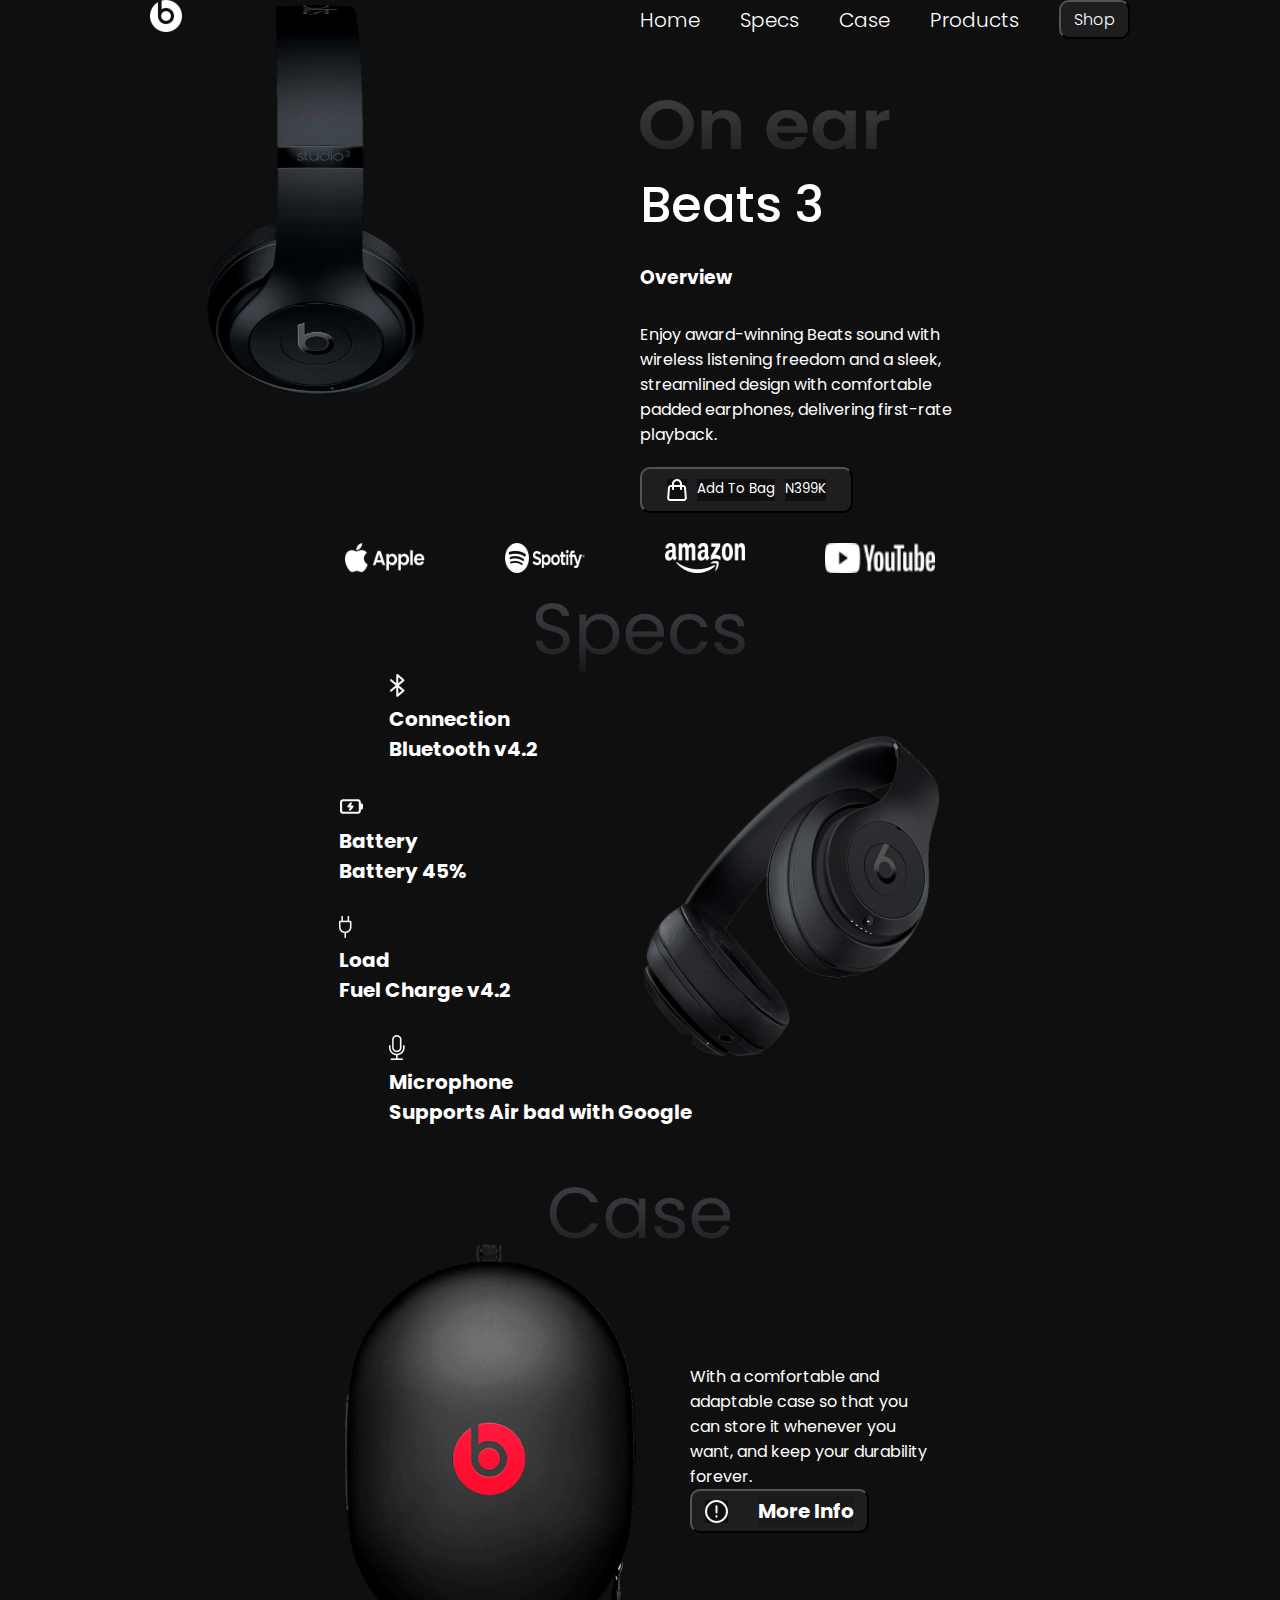
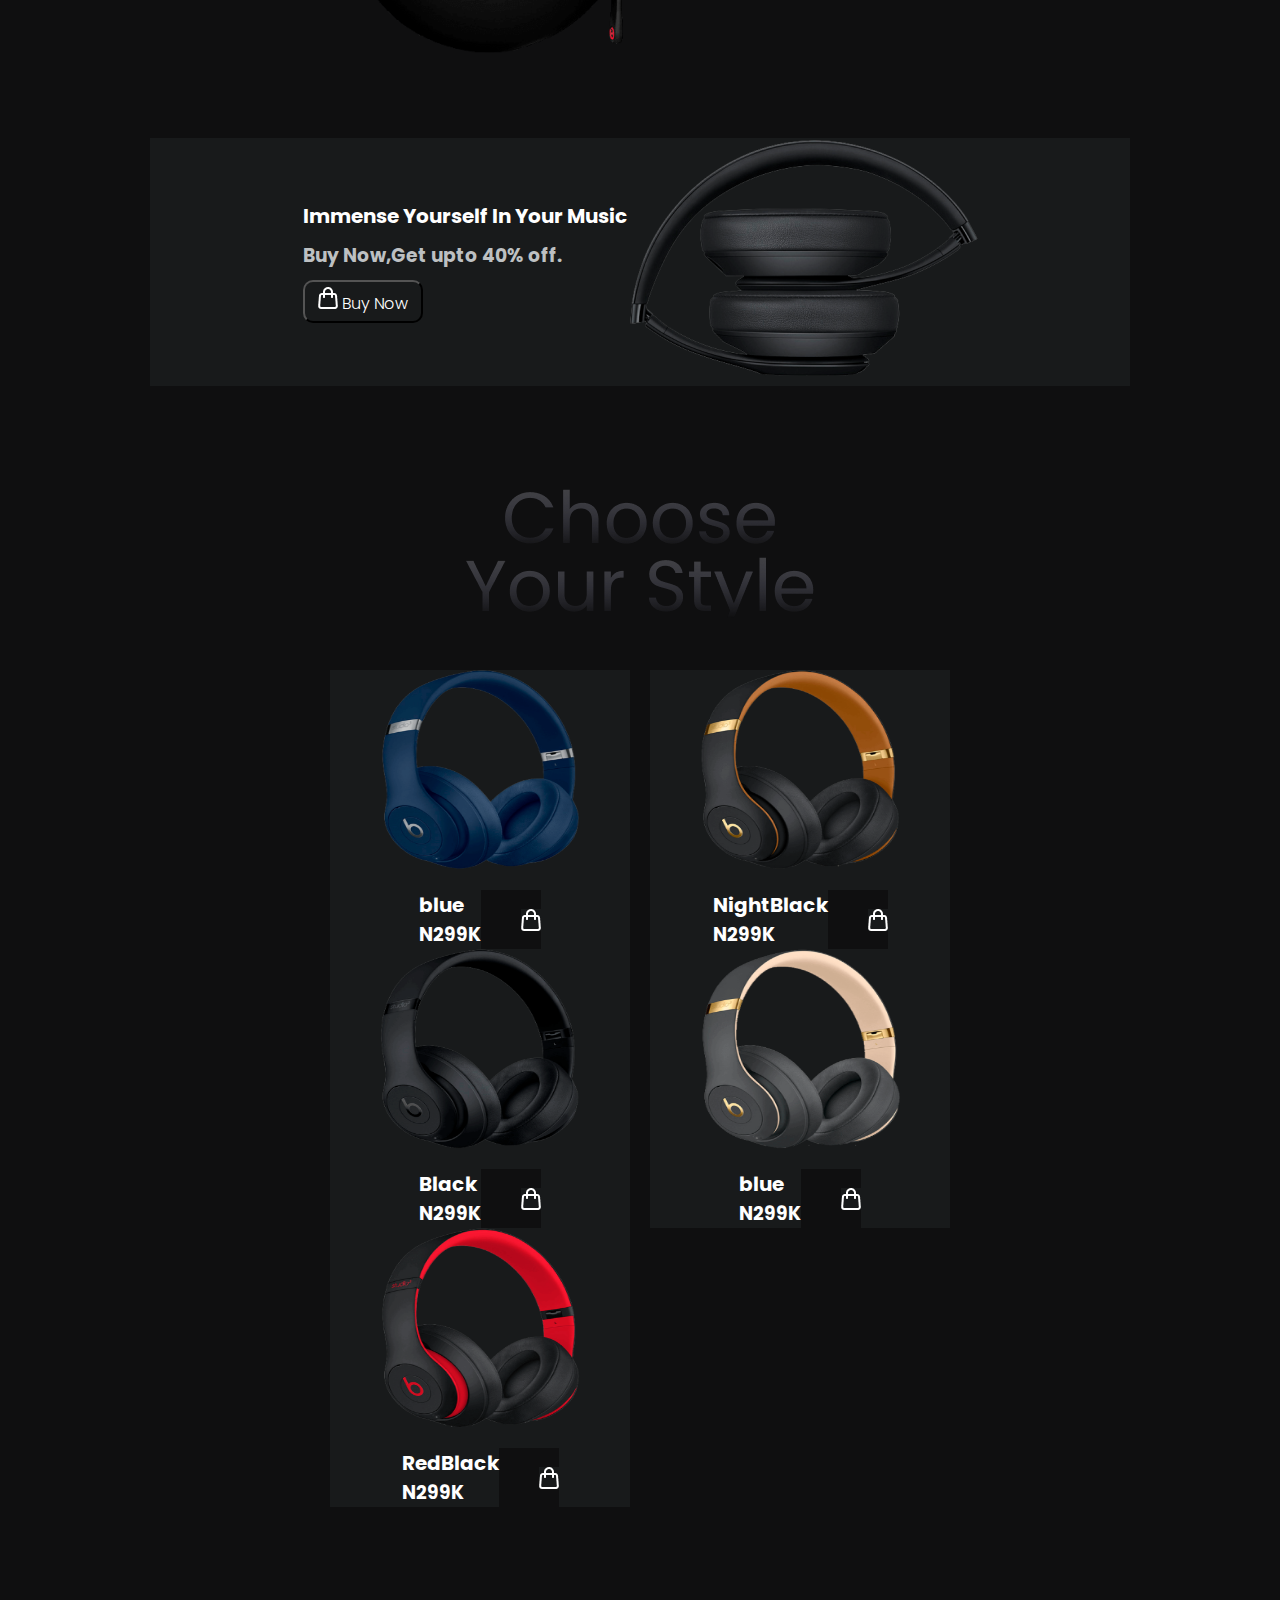
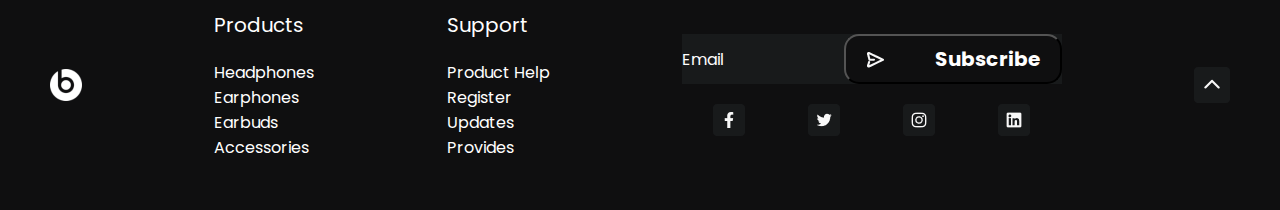
<file: Assignment 6/Beats/index.html>
<!DOCTYPE html>
<html lang="en">
<head>
    <meta charset="UTF-8">
    <meta http-equiv="X-UA-Compatible" content="IE=edge">
    <meta name="viewport" content="width=device-width, initial-scale=1.0">
    <!-- Google Fonts -->
    <link rel="preconnect" href="https://fonts.googleapis.com">
    <link rel="preconnect" href="https://fonts.gstatic.com" crossorigin>
    <link href="https://fonts.googleapis.com/css2?family=Poppins:wght@500&display=swap" rel="stylesheet">
    <!-- External CSS -->
    <link rel="stylesheet" href="style.css">

    <title>Assignment 6</title>
</head>
<body>
    <!--Header -->
    <header class="header">
        <div class="headerImage">
            <img src="./beatsLogo.png" alt="Logo">
        </div>
        <div class="mainImage">
        <img src="./mainImage.png" alt="Headphones" height="400px" width="230px">
        </div>
        <ul class="list">
            <li class="value"><a href="" class="a">Home</a></li>
            <li class="value"><a href="" class="a">Specs</a></li>
            <li class="value"><a href="" class="a">Case</a></li>
            <li class="value"><a href="" class="a">Products</a></li>
            <li class="value"><button class="headerButton">Shop</button></li>
      
    </header>

<!-- Main Portion Of the Body-->
<main class="hero">
    <div class="mainDiv">
        <img src="./onEar.png" alt="onEar" class="onEar" height="50px" width="250px">
        <h1 class="heroHeading">Beats 3</h1>
        <h3 class="Overview"> Overview</h3>
        <p class="description">Enjoy award-winning Beats sound with wireless listening freedom and a
            sleek, streamlined design with comfortable padded earphones,
            delivering first-rate playback.</p>
            <div>
                <button class="herobutton">
                    <img src="./shoppingBag.png" alt="Shop">
                    <span>Add To Bag</span>
                    <span>N399K</span>
                </button>
            </div>
    </div>
</main>

<!-- Footer section-->
<footer class="footer">
    <img src="./appleLogo.png" alt="Apple" height="30px" width="80px">
    <img src="./spotifyLogo.png" alt="Spotify" height="30px" width="80px">
    <img src="./amazonLogo.png" alt="Amazon" height="30px" width="80px">
    <img src="./youtubeLogo.png" alt="Youtube" height="30px" width="110px">
</footer>    


<!-- Specs Section -->
<section class="specs">
    <img src="./specsLogo.png" alt="Specs">
    <div class="infoAboutSpecs">
        <div class="interiorDiv">
            <div class="shift">
                <img src="./bluetooth.png" alt="Bluetooth">
                    <h1>
                        Connection
                    </h1>
                    <h1>Bluetooth v4.2</h1>
                </img>
            </div>
            <div>
                <img src="./battery.png" alt="Battery" >
                    <h1>
                        Battery
                    </h1>
                    <h1>Battery 45%</h1>
                </img>
            </div>
            <div>
                <img src="./charger.png" alt="charger" >
                    <h1>
                        Load
                    </h1>
                    <h1>Fuel Charge v4.2</h1>
                </img>
            </div>

            <div class="shift">
                <img src="./mic.png" alt="mic">
                    <h1>
                        Microphone
                    </h1>
                    <h1 class="mic">Supports Air bad with Google</h1>
                </img>
            </div>
        </div>
    

    <div>
        <img src="./specsImage.png" alt="Specs Image">
    </div>

    </div>
</section>

<!-- Case Section -->
<section class="case">
    <div class="caseDes">
    <img src="./caseLogo.png" alt="Case">
    <div class="caseDiv">
        <img src="./caseImage.png" alt="CaseImage">
        <p class="para">With a comfortable and adaptable case so that you can store it
            whenever you want, and keep your durability forever.<br>
            <button class="caseButton">
                <img src="./group.png" alt="Case">
               <h1> More Info</h1>
            </button>
            </p>
    </div>
    </div>

    <div class="caseorder transparent">
        <div class="caseInfo transparent">
            <h1 class="caseHeading transparent">Immense Yourself In Your Music </h1>
            <h3 class="casedesc transparent">Buy Now,Get upto 40% off.</h3>
            <button class="caseShop transparent">
                <img src="./shoppingBag.png" alt="Shopping Bag" class="transparent">
                Buy Now
            </button>

        </div>
        <div class="transparent">
            <img src="./buyNowSectionImage.png" alt="Buy Now" class="transparent">
        </div>

    </div>

</section>

<!-- Products -->
<section class="products">
    <img src="./productLogo.png" alt="Product Logo" class="productLogo">
    <div class="productmaingroup">
    <div class="productImagesGroup">
        <span class="sameSpan">
        <img src="./blue.png" alt="blue" height="200px" width="200px" class="image">
        <div class="subSpan">
        <span class="hii">
        <h1 class="hii">blue</h1>
        <h3 class="hii">N299K</h3>
        </span>   <!-- Clubbing together for applying Flex Property-->
        <img src="./shoppingBag.png" alt="ShoppingBag" class="hii">
        </div>
        </span>



        <span class="sameSpan">
        <img src="./black.png" alt="black" height="200px" width="200px" class="image">
        <div class="subSpan">
        <span class="hii">
            <h1 class="hii">Black</h1>
            <h3 class="hii">N299K</h3>
            </span>   <!-- Clubbing together for applying Flex Property-->
            <img src="./shoppingBag.png" alt="ShoppingBag" class="hii">
            </div>
        </span>



        <span class="sameSpan">
        <img src="./redBlack.png" alt="RedBlack" height="200px" width="200px" class="image">
        <div class="subSpan">
        <span class="hii">
            <h1 class="hii">RedBlack</h1>
            <h3 class="hii">N299K</h3>
            </span>   <!-- Clubbing together for applying Flex Property-->
            <img src="./shoppingBag.png" alt="ShoppingBag" class="image">
        </div>
        </span>
        
    </div>
    <div class="secondGroup">
        <span class="sameSpan">
        <img src="./nightBlack.png" alt="NightBlack" height="200px" width="200px" class="image">
        <div class="subSpan">
        <span class="hii">
            <h1 class="hii">NightBlack</h1>
            <h3 class="hii">N299K</h3>
            </span>   <!-- Clubbing together for applying Flex Property-->
            <img src="./shoppingBag.png" alt="ShoppingBag" class="hii">
        </div>   
        </span>
        
        

        <span class="sameSpan">
        <img src="./twilightGray.png" alt="Twilight" height="200px" width="200px" class="image">
        <div class="subSpan">
        <span class="hii">
            <h1 class="hii">blue</h1>
            <h3 class="hii">N299K</h3>
            </span>   <!-- Clubbing together for applying Flex Property-->
            <img src="./shoppingBag.png" alt="ShoppingBag" class="hii">
            </span>
            </div>
    </div>
    </div>
    

</section>


<!--Footer Section OF Overall Webpage-->
<footer class="mainFooter">
    <img src="./beatsLogo.png" alt="BeatsLogo">
    <ul>
        <li class="important">Products</li>
        <li>Headphones</li>
        <li>Earphones</li>
        <li>Earbuds</li>
        <li>Accessories</li>
    </ul>
    
    <ul>
        <li class="important">Support</li>
        <li>Product Help</li>
        <li>Register</li>
        <li>Updates</li>
        <li>Provides</li>
    </ul>
    <div class="email">
        <div class="emailDetail">
       <span class="ProductEmailSpan"> Email</span>
        <button class="footerButton">
            <img src="./rightArrow.png" alt="RightArrow">
            <h1>Subscribe</h1>
        </button>
        </div>

    
    <div class="logo">
        <img src="./facebook.png" alt="Facebook">
        <img src="./twitter.png" alt="Twitter">
        <img src="./instagram.png" alt="Instagram">
        <img src="./linkedin (1).png" alt="Linkedin">
    </div>
    </div>

    <img src="./upArrow.png" alt="upArrow">

</footer>



</body>
</html>
</file>
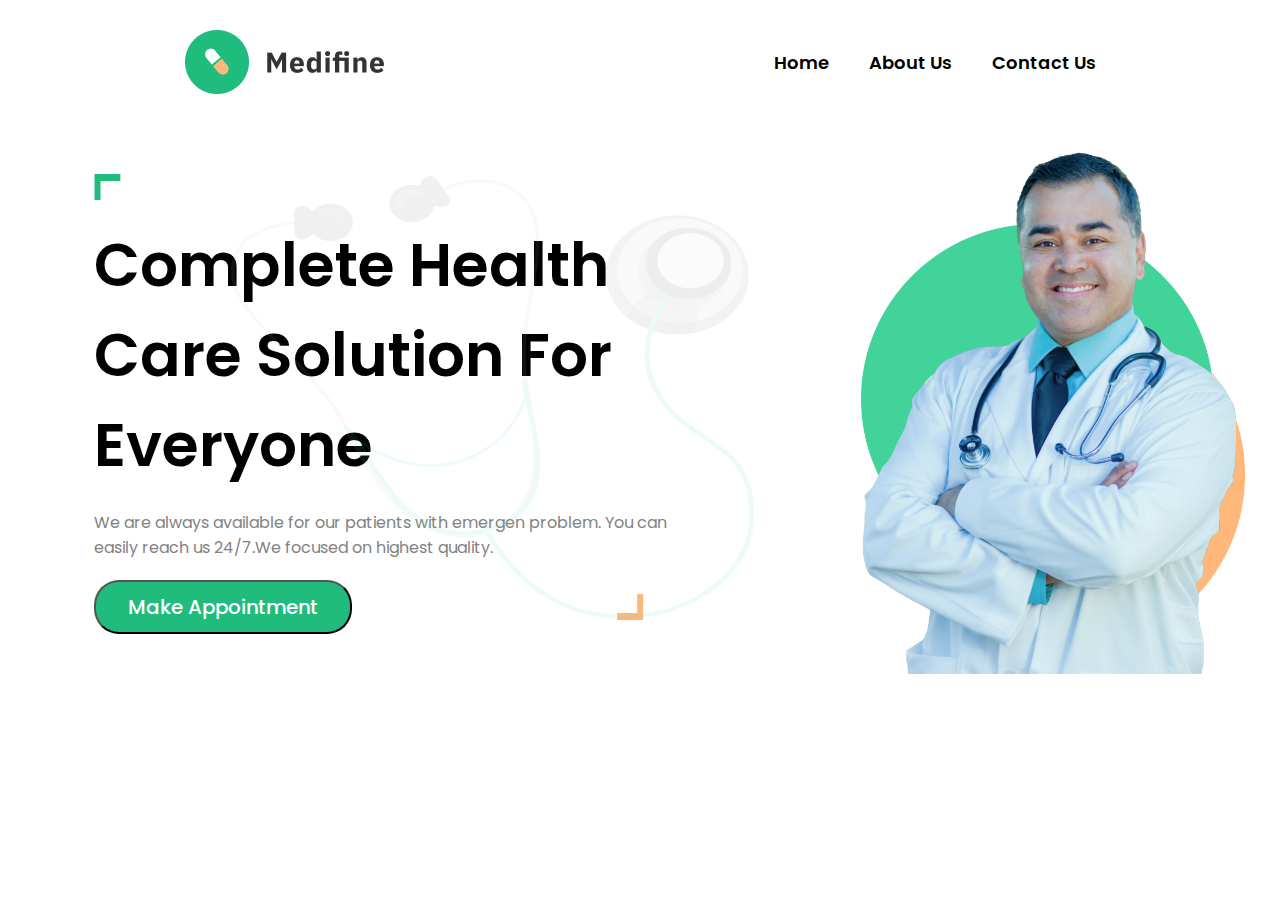
<file: Assignment 6/doctor/index.html>
<!DOCTYPE html>
<html lang="en">
<head>
    <meta charset="UTF-8">
    <meta http-equiv="X-UA-Compatible" content="IE=edge">
    <meta name="viewport" content="width=device-width, initial-scale=1.0">
    <title>Doctor Assignment 6</title>

    <!-- Google Fonts -->
    <link rel="preconnect" href="https://fonts.googleapis.com">
    <link rel="preconnect" href="https://fonts.gstatic.com" crossorigin>
    <link href="https://fonts.googleapis.com/css2?family=Poppins:wght@500&display=swap" rel="stylesheet">

    <!--External Css-->
    <link rel="stylesheet" href="./style.css">


</head>
<body>

    <!-- Header Section  -->
    <header class="header">
        <img src="./logo (1).png" alt="MedicalLogo">
        <ul class="list">
            <li class="items"><a href="#">Home</a></li>
            <li class="items"><a href="./about_us.html">About Us</a></li>
            <li class="items"><a href="./contact.html">Contact Us</a></li>
        </ul>
    </header>    

    <main class="main">
        <div class="right">            <!--  For Clubbing them together -->
        <img src="./topAngle.png" alt="upArrow">
        <h1 class="info">Complete Health Care Solution For Everyone</h1>
        <p class="description">We are always available for our patients with emergen problem. You can easily reach us 24/7.We focused on highest quality.</p>

        <div class="button">
            <button class="mainButton">Make Appointment</button>
            <img src="./bottomAngle.png" alt="downArrow">
        </div>
        </div>
        <img src="./stethoscope.png" alt="Stethoscope" class="Headphone" width="600px" height="500px">

        <div class="image">
            <img src="./yellowBox.png" alt="YellowBox" width="350px" height="350px" class="img1">
            <img src="./greenBox.png" alt="GreenBox" width="350px" height="350px" class="img2">
            <img src="./doctor.png" alt="doctorImage" width="400px" height="550px" class="img3">
        </div>

    </main>

</body>
</html>
</file>
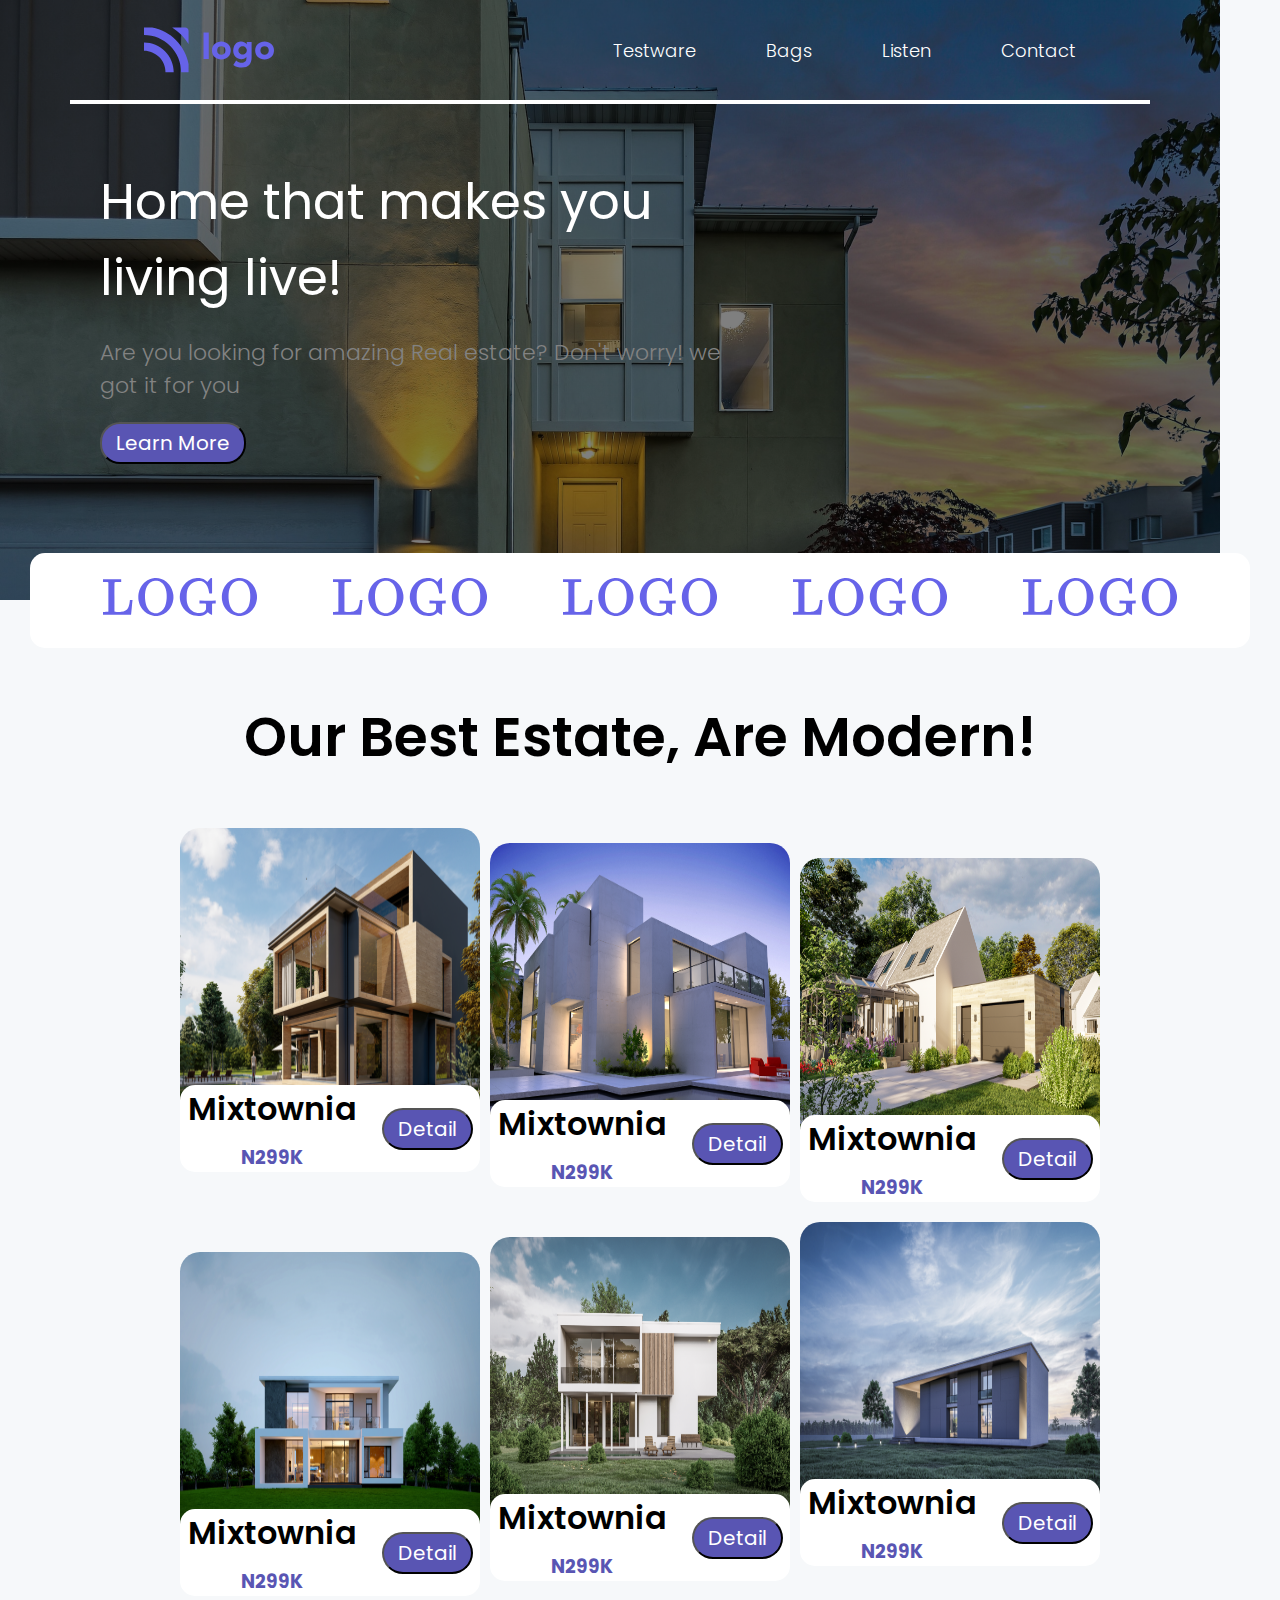
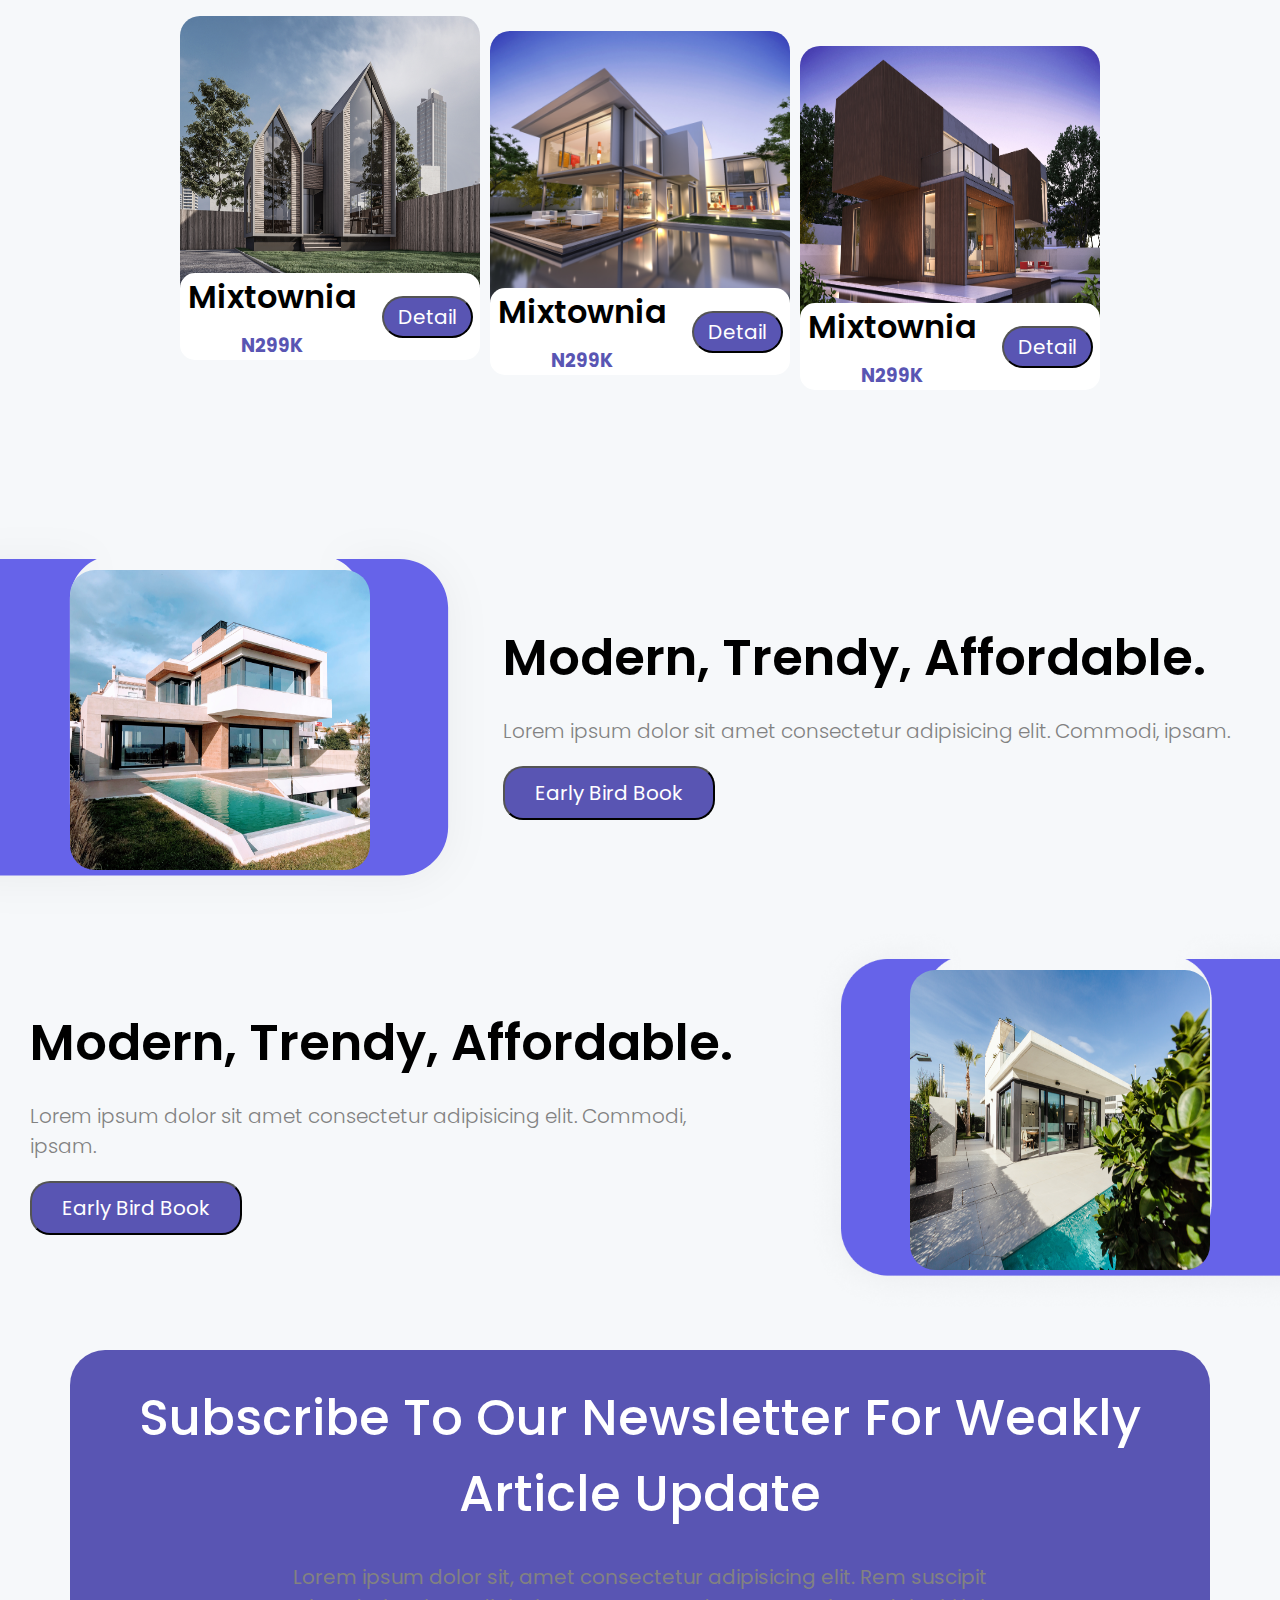
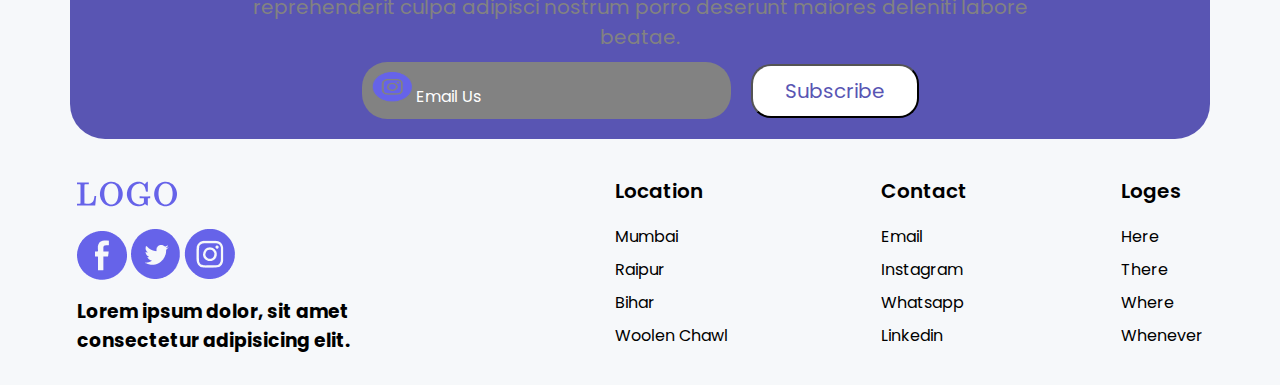
<file: Assignment 6/Real Estate/index.html>
<!DOCTYPE html>
<html lang="en">
<head>
    <meta charset="UTF-8">
    <meta http-equiv="X-UA-Compatible" content="IE=edge">
    <meta name="viewport" content="width=device-width, initial-scale=1.0">
    <title>Hotel Assignment </title>
    <link rel="stylesheet" href="./style.css">
    <link rel="preconnect" href="https://fonts.googleapis.com">
    <link rel="preconnect" href="https://fonts.gstatic.com" crossorigin>
    <link href="https://fonts.googleapis.com/css2?family=Poppins:wght@500&display=swap" rel="stylesheet">
    <link rel="stylesheet" href="style.css">
</head>
<body>
    <section class="mainSection">
    <header class="header">
        <img src="./Logo.svg" alt="Logo" height="60px" width="130px">
        <ul class="ul">
            <li class="list"><a href="" class="a">Testware</a></li>
            <li class="list"><a href="" class="a">Bags</a></li>
            <li class="list"><a href="" class="a">Listen</a></li>
            <li class="list"><a href="" class="a">Contact</a></li>
        </ul>
    </header>
    <hr class="hr">
    <aside class="mainAside">
    <h1 class="heading">
        Home that makes you living live!
    </h1>
    <p class="description">
        Are you looking for amazing Real estate? Don't worry! we got it for you
    </p>
    <button class="mainButton">
        Learn More
    </button>
    </aside>
    </section>
    <div class="foot">
    <footer class="mainFooter">
        <ul class="logo">
            <li class="imageLogo"><img src="./logoName.svg" alt="Logo"></li>
            <li class="imageLogo"><img src="./logoName.svg" alt="Logo"></li>
            <li class="imageLogo"><img src="./logoName.svg" alt="Logo"></li>
            <li class="imageLogo"><img src="./logoName.svg" alt="Logo"></li>
            <li class="imageLogo"><img src="./logoName.svg" alt="Logo"></li>
        </ul>
    </footer>
    </div>
    <section class="realEstateList">
    <div class="realEstateDiv">
        <h1 class="realEstateContent">
            Our Best Estate, Are Modern!
        </h1>
        <div class="EstateImages">
        <div class="card card1">
            <img src="./cardImage1.png" alt="CardImage" height="300px" width="300px" class="card">
            <div class="infoAboutEstate">
            <div class="infoDiv">
                <h1 class="info">Mixtownia</h1>
                <h3 class="infoValue">N299K</h3>
            </div>
            <button class="infoButton">Detail</button>
            </div>
        </div>


        <div class="card card2">
            <img src="./cardImage2.png" alt="CardImage" height="300px" width="300px" class="card">
            <div class="infoAboutEstate">
            <div class="infoDiv">
                <h1 class="info">Mixtownia</h1>
                <h3 class="infoValue">N299K</h3>
            </div>
            <button class="infoButton">Detail</button>
            </div>
        </div>


        <div class="card card3">
            <img src="./cardImage3.png" alt="CardImage" height="300px" width="300px" class="card">
            <div class="infoAboutEstate">
            <div class="infoDiv">
                <h1 class="info">Mixtownia</h1>
                <h3 class="infoValue">N299K</h3>
            </div>
            <button class="infoButton">Detail</button>
            </div>
        </div>


        <div class="card card4">
            <img src="./cardImage4.png" alt="CardImage" height="300px" width="300px" class="card">
            <div class="infoAboutEstate">
            <div class="infoDiv">
                <h1 class="info">Mixtownia</h1>
                <h3 class="infoValue">N299K</h3>
            </div>
            <button class="infoButton">Detail</button>
            </div>
        </div>


        <div class="card card5">
            <img src="./cardImage5.png" alt="CardImage" height="300px" width="300px" class="card">
            <div class="infoAboutEstate">
            <div class="infoDiv">
                <h1 class="info">Mixtownia</h1>
                <h3 class="infoValue">N299K</h3>
            </div>
            <button class="infoButton">Detail</button>
            </div>
        </div>


        <div class="card card6">
            <img src="./cardImage6.png" alt="CardImage" height="300px" width="300px" class="card">
            <div class="infoAboutEstate">
            <div class="infoDiv">
                <h1 class="info">Mixtownia</h1>
                <h3 class="infoValue">N299K</h3>
            </div>
            <button class="infoButton">Detail</button>
            </div>
        </div>


        <div class="card card1">
            <img src="./cardImage7.png" alt="CardImage" height="300px" width="300px" class="card">
            <div class="infoAboutEstate">
            <div class="infoDiv">
                <h1 class="info">Mixtownia</h1>
                <h3 class="infoValue">N299K</h3>
            </div>
            <button class="infoButton">Detail</button>
            </div>
        </div>


        <div class="card card2">
            <img src="./cardImage8.png" alt="CardImage" height="300px" width="300px" class="card">
            <div class="infoAboutEstate">
            <div class="infoDiv">
                <h1 class="info">Mixtownia</h1>
                <h3 class="infoValue">N299K</h3>
            </div>
            <button class="infoButton">Detail</button>
            </div>
        </div>


        <div class="card card3">
            <img src="./cardImage9.png" alt="CardImage" height="300px" width="300px" class="card">
            <div class="infoAboutEstate">
            <div class="infoDiv">
                <h1 class="info">Mixtownia</h1>
                <h3 class="infoValue">N299K</h3>
            </div>
            <button class="infoButton">Detail</button>
            </div>
        </div>


        
    </div>
    </div>
    </section>

    <section class="shortDesc">
        <div class="firstOne">
            <img src="./featureImageBg1.svg" alt="FeatureImage" height="400px" width="490px">
            <img src="./featuresImage1.png" alt="FeatureImage" height="300px" width="300px" class="firstImage">
            <div class="des">
                <h1 class="modern">
                    Modern, Trendy, Affordable.
                </h1>
                <p class="overview">Lorem ipsum dolor sit amet consectetur adipisicing elit. Commodi, ipsam.</p>
                <button class="descButton">Early Bird Book</button>
            </div>
        </div>



        <div class="secondOne">
            <div class="des1">
                <h1 class="modern1">
                    Modern, Trendy, Affordable.
                </h1>
                <p class="overview1">Lorem ipsum dolor sit amet consectetur adipisicing elit. Commodi, ipsam.</p>
                <button class="descButton1">Early Bird Book</button>
            </div>
            
            <img src="./featuresImage2.png" alt="SecondImage" height="300px" width="300px" class="secondImage">
            <img src="./featureImageBg2.png" alt="FeatureImage" height="400px" width="480px">
            
            
        </div>
    </section>


<!-- Subscribe section -->
<section class="subscribe">
    <h1 class="subscribeInfo">Subscribe To Our Newsletter For Weakly Article Update</h1>
    <p class="subscribeDesc">Lorem ipsum dolor sit, amet consectetur adipisicing elit. Rem suscipit reprehenderit culpa adipisci nostrum porro deserunt maiores deleniti labore beatae.</p>
    <div class="buttonSection">
        <p class="email">
            <img src="./instagram (1).png" alt="Instagram" height="30px" width="40px">
            <span>Email Us</span>
        </p>
        <button class="subsButton">Subscribe</button>
    </div>
</section>


    <!-- Last section of the webapage -->
    <footer class="lastSection">
        <div class="part1">
            <img src="./logoName.svg" alt="LogoName" height="50px" width="100px">
            <div>
                <img src="./facebook (1).png" alt="Facebook">
                <img src="./twitter (1).png" alt="Twitter">
                <img src="./instagram (1).png" alt="Instagram">
            </div>
            <h3>Lorem ipsum dolor, sit amet consectetur adipisicing elit.</h3>
        </div>

        <div class="part2">
            <ul class="location">
                <li class="locationListImp">Location</li>
                <li class="locationList">Mumbai</li>
                <li class="locationList">Raipur</li>
                <li class="locationList">Bihar</li>
                <li class="locationList">Woolen Chawl</li>
            </ul>
        </div>

        <div class="part3">
            <ul class="contact">
                <li class="contactlistImp">Contact</li>
                <li class="contactlist">Email</li>
                <li class="contactlist">Instagram</li>
                <li class="contactlist">Whatsapp</li>
                <li class="contactlist">Linkedin</li>
            </ul>
        </div>


        <div class="part4">
            <ul class="loges">
                <li class="logeslistImp">Loges</li>
                <li class="logeslist">Here</li>
                <li class="logeslist">There</li>
                <li class="logeslist">Where</li>
                <li class="logeslist">Whenever</li>
            </ul>
        </div>
    </footer>
</body>
</html>
</file>
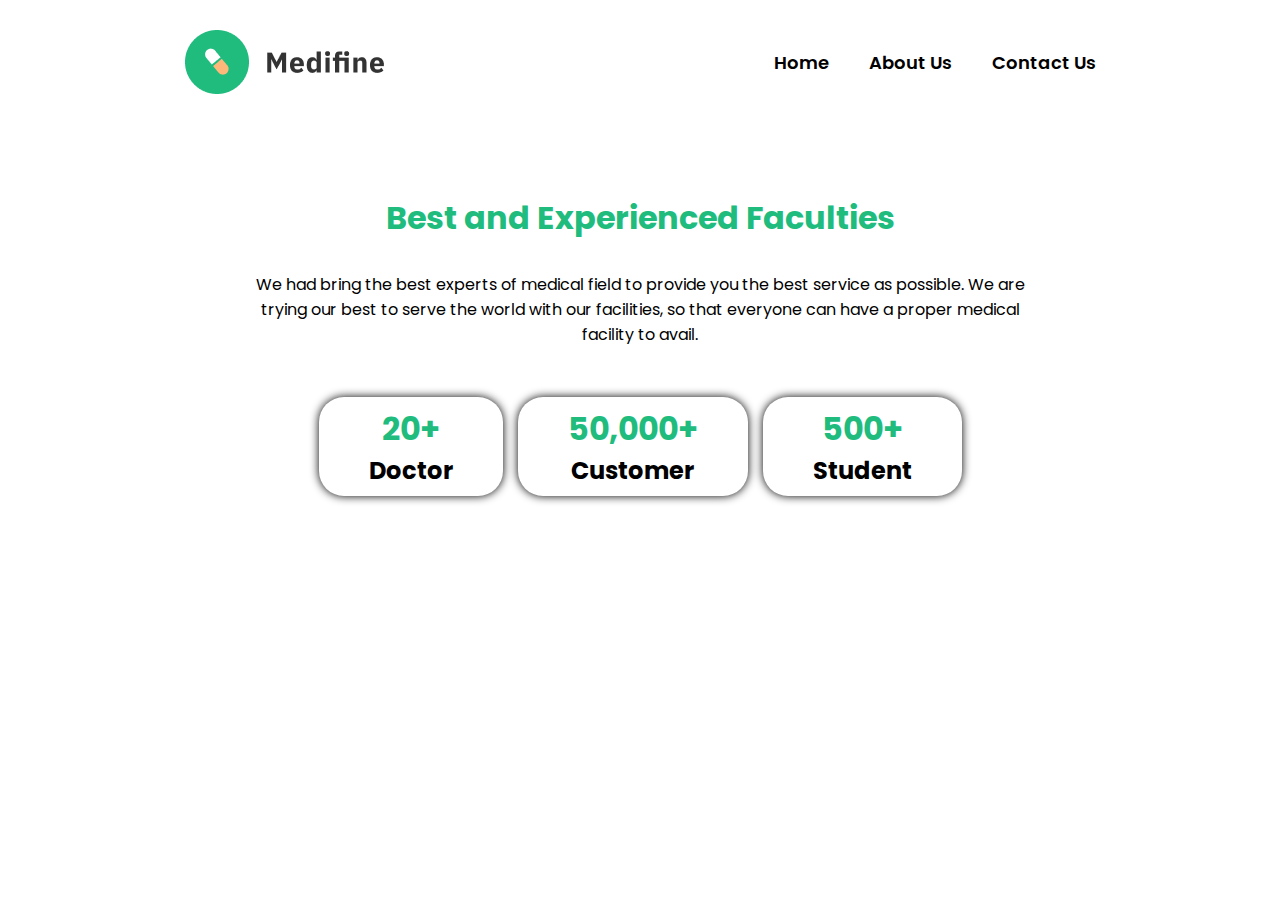
<file: Assignment 6/doctor/about_us.html>
<!DOCTYPE html>
<html lang="en">
<head>
    <meta charset="UTF-8">
    <meta http-equiv="X-UA-Compatible" content="IE=edge">
    <meta name="viewport" content="width=device-width, initial-scale=1.0">
    <title>About Us Assignment</title>
    <!-- Google Fonts -->
    <link rel="preconnect" href="https://fonts.googleapis.com">
    <link rel="preconnect" href="https://fonts.gstatic.com" crossorigin>
    <link href="https://fonts.googleapis.com/css2?family=Poppins:wght@500&display=swap" rel="stylesheet">

    <link rel="stylesheet" href="./about.css">
</head>
<body>
    
     <!-- Header Section  -->
     <header class="header">
        <img src="./logo (1).png" alt="MedicalLogo">
        <ul class="list">
            <li class="items"><a href="./index.html">Home</a></li>
            <li class="items"><a href="./about_us.html">About Us</a></li>
            <li class="items"><a href="./contact.html">Contact Us</a></li>
        </ul>
    </header>    


    <main class="mainSection">
        <h1 class="heading">Best and Experienced Faculties</h1>
        <p class="overview"> We had bring the best experts of medical field to provide you the best
            service as possible. We are trying our best to serve the world with
            our facilities, so that everyone can have a proper medical facility to
            avail.</p>

        <div class="divCard">
            <div class="card">
                <h1 class="value">20+</h1>
                <h2 class="info">Doctor</h2>
            </div>

            <div class="card">
                <h1 class="value">50,000+</h1>
                <h2 class="info">Customer</h2>
            </div>

            <div class="card">
                <h1 class="value">500+</h1>
                <h2 class="info">Student</h2>
            </div>

        </div>
    </main>

</body>
</html>
</file>
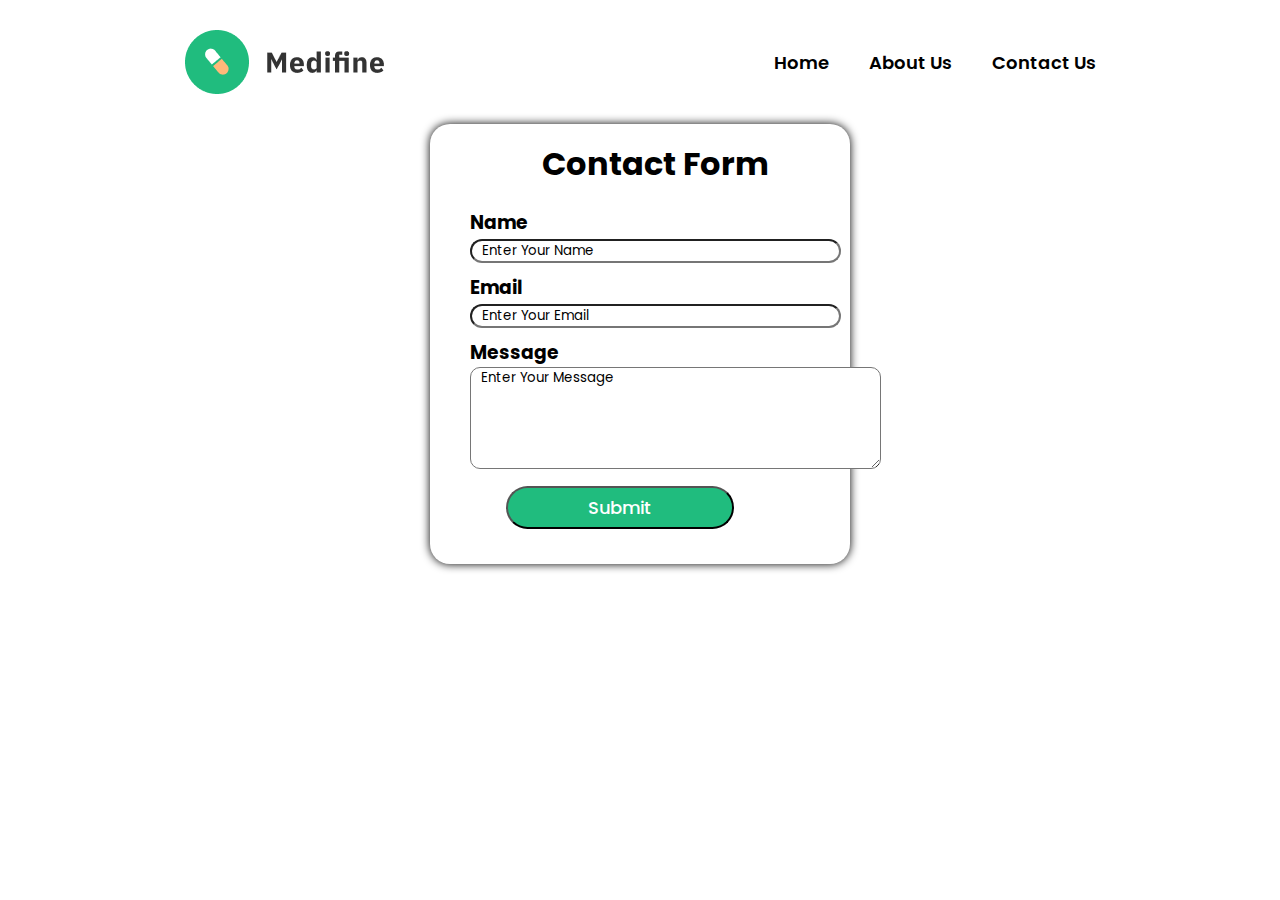
<file: Assignment 6/doctor/contact.html>
<!DOCTYPE html>
<html lang="en">
<head>
    <meta charset="UTF-8">
    <meta http-equiv="X-UA-Compatible" content="IE=edge">
    <meta name="viewport" content="width=device-width, initial-scale=1.0">
    <title>Contact Us Assignment</title>
    <!-- Google Fonts -->
    <link rel="preconnect" href="https://fonts.googleapis.com">
    <link rel="preconnect" href="https://fonts.gstatic.com" crossorigin>
    <link href="https://fonts.googleapis.com/css2?family=Poppins:wght@500&display=swap" rel="stylesheet">

    <link rel="stylesheet" href="./contact.css">
</head>
<body>
    <!-- Header Section  -->
    <header class="header">
        <img src="./logo (1).png" alt="MedicalLogo">
        <ul class="list">
            <li class="items"><a href="./index.html">Home</a></li>
            <li class="items"><a href="./about_us.html">About Us</a></li>
            <li class="items"><a href="./contact.html">Contact Us</a></li>
        </ul>
    </header>    


    <!-- Section For Containing Form-->

    <section class="formSection">
        <div class="fieldset">
            <h1 class="contactMe">Contact Form </h1>
            <form action="#" class="form">
                <div class="div">
                <label for="Name">
                    <h3>Name</h3>
                </label>
                <input type="text" class="Name" value="Enter Your Name"><br>
                </div>

                <div class="div">
                <label for="email">
                    <h3>Email</h3>
                </label>
                <input type="email" class="email" value=" Enter Your Email"><br>
                </div>

                <div class="div">
                <label for="textarea">
                    <h3>Message</h3>
                </label>
                <textarea rows="5" cols="25" class="textarea">Enter Your Message</textarea><br>
                </div>

                <button class="button">Submit</button>
            </form>
        </div>
    </section>


</body>
</html>
</file>
<file: Assignment 6/Beats/style.css>
*{
    margin:0;
    padding:0;
    font-family: 'Poppins', sans-serif;
    box-sizing: border-box;
    background: #0f0f10;
    color:#fff;
    /*background-color: #111827;*/
}
.list{
    position:absolute;
    top:0;
    right:150px;

}

.mainImage{
    position:absolute;
    top:0px;
    left:200px;
}

.headerImage{
    position:absolute;
    top:0;
    left:150px;
}

.header{
    color:#fff;
    display: flex;
    justify-content: center;
    align-items: center;
    margin-bottom:100px;
    
}
.list{
    display: flex;
    justify-content: space-between;
    align-items: center;
    gap:40px;
    
}
.value{
    list-style: none;
}
.a{
    text-decoration: none;
    color:white;
    font-size:20px;
    font-weight: 300;
}
.headerButton,.caseButton,.caseShop{
    color:#fff;
    padding:5px 13px;
    font-size:16px;
    font-weight: 300;
    border-radius:10px;
    background-color: #1e1e21;
}

.hero{
    width:25%;
    margin-top:auto;
    margin-bottom: auto;
    margin-right: 50%;
    margin-left:50%;
    
}
.heroHeading{
    color:#fff;
    font-size:50px;
    font-weight:500;
    margin-bottom:20px;
    margin-top:10px;
}


.herobutton{
    color:#fff;
    padding:10px 25px;
    display:flex;
    gap:10px;
    border-radius:10px;
    margin-bottom:30px;
    margin-top:10px;
    background-color: #1e1e21;
}


.Overview{
    color:#fff;
    margin-bottom:30px;
}

.description{
    color:#fff;
    margin-bottom:20px;
}


.footer{
    display: flex;
    justify-content: center;
    align-items: center;
    gap:80px;
    margin-bottom: 30px;
}

/* Specs */
h1{
    color:#fff;
    font-size:20px;
}

.specs{
    display: flex;
    flex-direction:column;
    justify-content: space-around;
    align-items: center;
    margin-bottom:60px;
}
.shift{
    position:relative;
    left:50px;
    text-align:start;
}
.infoAboutSpecs{
    display: flex;
    justify-content: space-around;
    align-items: center;
}
.interiorDiv{
    display: flex;
    flex-direction: column;
    gap:30px;
}


/*Case */
.case{
    margin-bottom:100px;
}
.caseDes{
    display:flex;
    flex-direction: column;
    justify-content: center;
    align-items: center;
    margin-bottom:80px;
}
.caseButton{
    display:flex;
    justify-content: space-between;
    align-items: center;
    gap:30px;
}

.caseDiv{
    display: flex;
    justify-content: space-around;
    align-items: center;
    gap:50px;
}

.para{
    width:250px;
    text-align:start;
}

.caseorder{
    display: flex;
    justify-content: center;
    align-items: center;
    background-color: #181a1b;
    margin-right:150px;
    margin-left:150px;
}
.casedesc{
     color: #bdc0c2;;
}
.transparent,.caseButton h1,.image,.hii{
    background-color: #181a1b; 
}



.caseHeading,.casedesc{
    margin-bottom:10px;
    text-align:start;
}



/*Products */
.products{
    display:flex;
    flex-direction: column;
    justify-content: center;
    align-items:center;
}
.productmaingroup{
    display:grid;
    justify-content: center;
    grid-template-columns: 300px 300px;
    grid-template-rows: 300px 300px 300px;
    column-gap:10px;
    row-gap: 20px;
    gap: 20px;
}
.sameSpan{
    display:flex;
    flex-direction:column;
    justify-content: center;
    align-items: center;
    background-color: #181a1b;
    row-gap: 20px;
}

.subSpan{
    display:flex;
    justify-content: space-between;
    align-items: center;
    gap:40px;
}
.productLogo{
    margin-bottom:40px;
}

/*Main Footer Section */
.mainFooter{
    display: flex;
    justify-content: space-between;
    align-items: center;
    gap:20px;
    margin-right:50px;
    margin-left:50px;
    margin-bottom: 50px;
}
ul{
    list-style: none;
}

.important{
    font-size:20px;
    font-weight:400;
    margin-bottom:20px;
}
.emailDetail{
    display: flex;
    justify-content: space-between;
    align-items: center;
    gap:120px;
    background-color: #181a1b;
    margin-bottom: 20px;
}
.ProductEmailSpan{
    background-color:  #181a1b;
}

.footerButton{
    display:flex;
    justify-content: flex-start;
    align-items: center;
    gap:50px;
    padding:8px 20px;
    border-radius:15px;
}

.logo{
    display:flex;
    justify-content: space-around;
    align-items: center;
    margin-top: 10px;
}
</file>
<file: Assignment 6/doctor/style.css>
*{
    margin:0;
    padding:0;
    box-sizing: border-box;
    font-family: 'Poppins', sans-serif;
    cursor: pointer;
}

a:hover{
    color:black;
    background-color: aqua;
    font-size:20px;
    padding:4px 10px;
    border-radius:10px;
}

.header{
    display: flex;
    justify-content: space-around;
    align-items: center;
    gap:20px;
    margin:30px auto;
}
.items{
    list-style: none;
}

.Headphone{
    position:absolute;
    left:200px;
}

a{
    text-decoration: none;
    color:#000000;
    font-size:18px;
    font-weight:600;
    font-style:normal;
}

.list{
    display: flex;
    justify-content: space-around;
    align-items: center;
    gap:40px;
}

.main{
    display: flex;
    justify-content: space-around;
    align-items: center;
    gap:40px;
    margin-left:50px;
}

.right{
    width:50%;
    display: flex;
    flex-direction:column;
    justify-content: space-around;
    align-items: flex-start;
    gap:20px;
    padding-top:10px;
}

.info{
    font-size: 60px;
    font-weight:600;
}

.description{
    color: #828282;
    font-size:16px;
}

.button{
    width:550px;
    display: flex;
    justify-content: space-between;
    align-items: center;
    /* border:1px solid red; */
}
.mainButton{
    padding:10px 32px;
    color:#fff;
    background-color: #20bc7e;
    border-radius:25px;
    font-size:20px;
    font-weight:500;
    cursor:pointer;
}
.img1{
    z-index: 1;
    position:absolute;
    top:300px;
    right:35px;
}
.img2{
    z-index: 2;
    position: absolute;
}
.img3{
    z-index: 3;
}

.image{
    display: flex;
    flex-direction: column;
    justify-content: center;
    align-items: center;
}
</file>
<file: Assignment 6/Real Estate/style.css>
*{
    margin: 0;
    padding:0;
    box-sizing: border-box;
    color:#fff;
    font-family: 'Poppins', sans-serif;
}
body{
    background-color: #f6f8fa;
}

.header{
    display: flex;
    justify-content: space-around;
    align-items: center;
    gap:50px;
    margin-bottom:20px;
    padding-top:20px;
    /* border: 1px solid red; */
}
.ul{
    display: flex;
    justify-content: space-around;
    align-items: center;
    gap:70px;
}
.list,li{
    list-style: none;
}
.a{
    text-decoration: none;
    font-weight:300;
    font-size:18px;
    color:#fff;
}
.mainSection{
    height:600px;
    width:1220px;
    background-image:linear-gradient(rgba(0, 0, 0, 0.5), rgba(0, 0, 0, 0.5)), url("./mainBackground.png");
}

.hr{
    border:2px solid #fff;
    margin-bottom:30px;
    margin-right:70px;
    margin-left:70px;
}

.mainAside{
    display: flex;
    flex-direction:column;
    justify-content: space-around;
    align-items: flex-start;
    margin-left:100px;
    margin-top:60px;
    margin-right:40%;
    /* border:1px solid red;  */

}

.heading{
    font-size: 50px;
    text-align:start;
    font-weight:400;
    margin-bottom:20px;
}

.description{
    font-size:22px;
    font-weight:300;
    text-align:start;
    margin-bottom:20px;
    color:#828282;
}


.mainButton{
    padding:4px 14px;
    background-color: #5955b3;
    font-size:20px;
    font-weight:400;
    border-radius:20px;
}
 /* Subscribe Section Button */
.subsButton{
    padding:10px 32px;
    background-color: #fff;
    color:#5955b3;
    font-size:20px;
    font-weight:400;
    border-radius:20px;
    margin-bottom: 20px;
}

.logo{
    display: flex;
    justify-content: space-around;
    align-items: center;
    gap:30px;
    /* border:1px solid red; */
    padding:25px 50px;
    margin:auto 30px;
    border-radius:15px;
    position:relative;
    bottom:47px;
    background-color: #fff;
}
.main-footer{
    margin-bottom:20px ;
}

.realEstateList,.realEstateDiv{
    display: flex;
    flex-direction: column;
    text-align: center;
    justify-content: center;
    align-items: center;

}
.realEstateContent{
    color:black;
    font-size:55px;
    text-align:center;
    font-weight:600;
    margin-right: 180px;
    margin-left: 180px;
    margin-bottom:80px;
}

/* lists of the real estate  */
    .EstateImages{
        display:grid;
        grid-template-columns: auto auto auto;
        column-gap: 10px;
    }
    .card{
        border-radius:20px;
    }

    .infoAboutEstate{
        display: flex;
        justify-content: space-around;
        align-items: center;
        gap:10px;
    }

    .info{
        font-weight:600;
        text-align: start;
        color:#000000;
        margin-bottom: 10px;

    }
    .infoValue{
        color:#5955b3;

    }
    .infoButton{
        padding:4px 14px;
        background-color: #5955b3;
        font-size:20px;
        color:#fff;
        border-radius:25px;
    }

    .infoAboutEstate{
        /* border:1px solid red; */
        position: relative;
        bottom: 50px;
        background-color: #fff;
        border-radius:15px;
    }

    .realEstateList,.foot{
        background-color: #f6f8fa;
    }
    .realEstateList{
        margin-bottom:80px;
    }

    .card1{
        position: relative;
        bottom: 30px;
    }
    .card2{
        position: relative;
        bottom: 15px;
    }

    .card5{
        position:relative;
        bottom:15px;
    }
    .card6{
        position:relative;
        bottom:30px;
    }



    /* Description Of the real estate */

    .firstOne,.secondOne{
        display: flex;
        justify-content: space-between;
        align-items: center;
    }

    .modern,.modern1,.overview,.overview1{
        color:#000000;
    }

    .modern,.modern1{
        font-size:50px;
        font-weight:600;
        text-align:start;
    }
    .des,.des1{
        display: flex;
        flex-direction: column;
        justify-content: flex-start;
        align-items:flex-start;
        gap:20px;
        margin-right:50px;
    }

    .des1{
        margin-left:30px;
    }
    .descButton,.descButton1{
        padding:10px 30px;
        background-color: #5955b3;
        font-size:20px;
        font-weight:400;
        border-radius:20px;
    }
    
    .overview,.overview1{
    font-size:20px;
    font-weight:300;
    text-align:start;
    color:#828282;
    }

    .firstImage{
        position:absolute;
        left:70px;
        border-radius: 25px;
        /* border:2px solid red; */
    }

    .secondImage{
        position:absolute;
        right:70px;
        border-radius:25px;
    }
    /* .des1{
        border:1px solid red;
        width:500px;
        text-align: center;
    } */


    /* Subscribe Section Of the webpage */

    .subscribe{
        display: flex;
        flex-direction: column;
        justify-content: center;
        align-items: center;
        text-align: center;
        color: #000000;
        background-color: #5955b3;
        margin:30px 70px;
        border-radius: 35px;

    
    }

    .subscribeInfo{
        font-style:normal;
        font-size:50px;
        font-weight:500;
        margin-top:30px;
        text-align: center;
        padding-right:45px;
        padding-left: 45px;
        margin-bottom: 20px;

    }

    .subscribeDesc{
        font-size:20px;
        text-align: center;
        margin: 10px 150px;
        color:#828282;

    }

    .buttonSection{
        display: flex;
        align-items: center;
        justify-content:  center;
        gap:20px;
    }

    .email{
        background-color: #828282;
        padding-right:250px;
        padding-left:10px;
        margin-bottom: 20px;
        border-radius: 25px;
        padding-top:10px;
        padding-bottom: 10px;

    }

    .lastSection{
        display: flex;
        justify-content: space-around;
        align-items: center;
        color:#000000;
        margin-bottom: 30px;
    }

    h3,.location .locationList,.contact .contactlist,.loges .logeslist,.contactlistImp,.logeslistImp,.locationListImp{
        color:#000000;
    }
    .part1{
        display: flex;
        flex-direction: column;
        justify-content: center;
        align-items: flex-start;
        width:30%;
        gap:10px;
    }

    .location,.contact,.loges{
        display: flex;
        flex-direction: column;
        justify-content: center;
        align-items: flex-start;
        gap:8px;
    }
    .locationListImp,.contactlistImp,.logeslistImp{
        font-weight:600;
        font-size:20px;
        margin-bottom: 10px;
    }
</file>
<file: Assignment 6/doctor/about.css>
*{
    margin:0;
    padding:0;
    box-sizing: border-box;
    font-family: 'Poppins', sans-serif;
    cursor: pointer;
}

a:hover{
    color:black;
    background-color: aqua;
    font-size:20px;
    padding:4px 10px;
    border-radius:10px;
}
.header{
    display: flex;
    justify-content: space-around;
    align-items: center;
    gap:20px;
    margin:30px auto;
}
.items{
    list-style: none;
}

a{
    text-decoration: none;
    color:#000000;
    font-size:18px;
    font-weight:600;
    font-style:normal;
}

.list{
    display: flex;
    justify-content: space-around;
    align-items: center;
    gap:40px;
}

.mainSection{
    margin:auto 250px;
    margin-top:100px;
    display: flex;
    flex-direction: column;
    justify-content: center;
    text-align: center;
    align-items: center;
    gap:20px;
}

.heading,.value{
    color: #20BC7E;
}

.divCard{
    display: flex;
    justify-content: space-around;
    align-items: center;
    gap:15px;
}

.card{
    display: flex;
    flex-direction: column;
    justify-content: center;
    align-items: center;
    padding: 8px 50px;
    box-shadow: 0 0 10px black;
    /* border:1px solid red; */
    border-radius:25px;
    
}
.overview{
    margin-bottom:30px;
    margin-top:10px;
}
</file>
<file: Assignment 6/doctor/contact.css>
*{
    margin:0;
    padding:0;
    box-sizing: border-box;
    font-family: 'Poppins', sans-serif;
    cursor: pointer;
}

.header{
    display: flex;
    justify-content: space-around;
    align-items: center;
    gap:20px;
    margin:30px auto;
}
.items{
    list-style: none;
}

a{
    text-decoration: none;
    color:#000000;
    font-size:18px;
    font-weight:600;
    font-style:normal;
}

.list{
    display: flex;
    justify-content: space-around;
    align-items: center;
    gap:40px;
}


.form{
    margin-left:10px;
    display: flex;
    flex-direction: column;
    justify-content: flex-start;
    align-items: flex-start;
    /* border: 1px solid red; */
    width:300px;
}

a:hover{
    color:black;
    background-color: aqua;
    font-size:20px;
    padding:4px 10px;
    border-radius:10px;
}

.fieldset{
    margin:auto 430px;
    height:440px;
    display: flex;
    flex-direction: column;
    justify-content: center;
    align-items: flex-start;
    box-shadow: 0 0 10px black;
    border-radius: 20px;
    padding-left:30px;
    padding-bottom:20px;

    gap:20px;
}

.contactMe{
    align-self: center;
}
input{
    border-radius:15px;
}


.div{
    margin-bottom: 10px;
}
input{
    padding-right:100px;
    padding-left:10px;
}
textarea{
    padding-right:100px;
    border-radius:10px;
    padding-left:10px;
}

.button{
    padding:6px 80px;
    background-color: #20BC7E;
    color:#fff;
    font-size:18px;
    font-weight:500;
    border-radius:25px;
    align-self: center;
}
</file>
